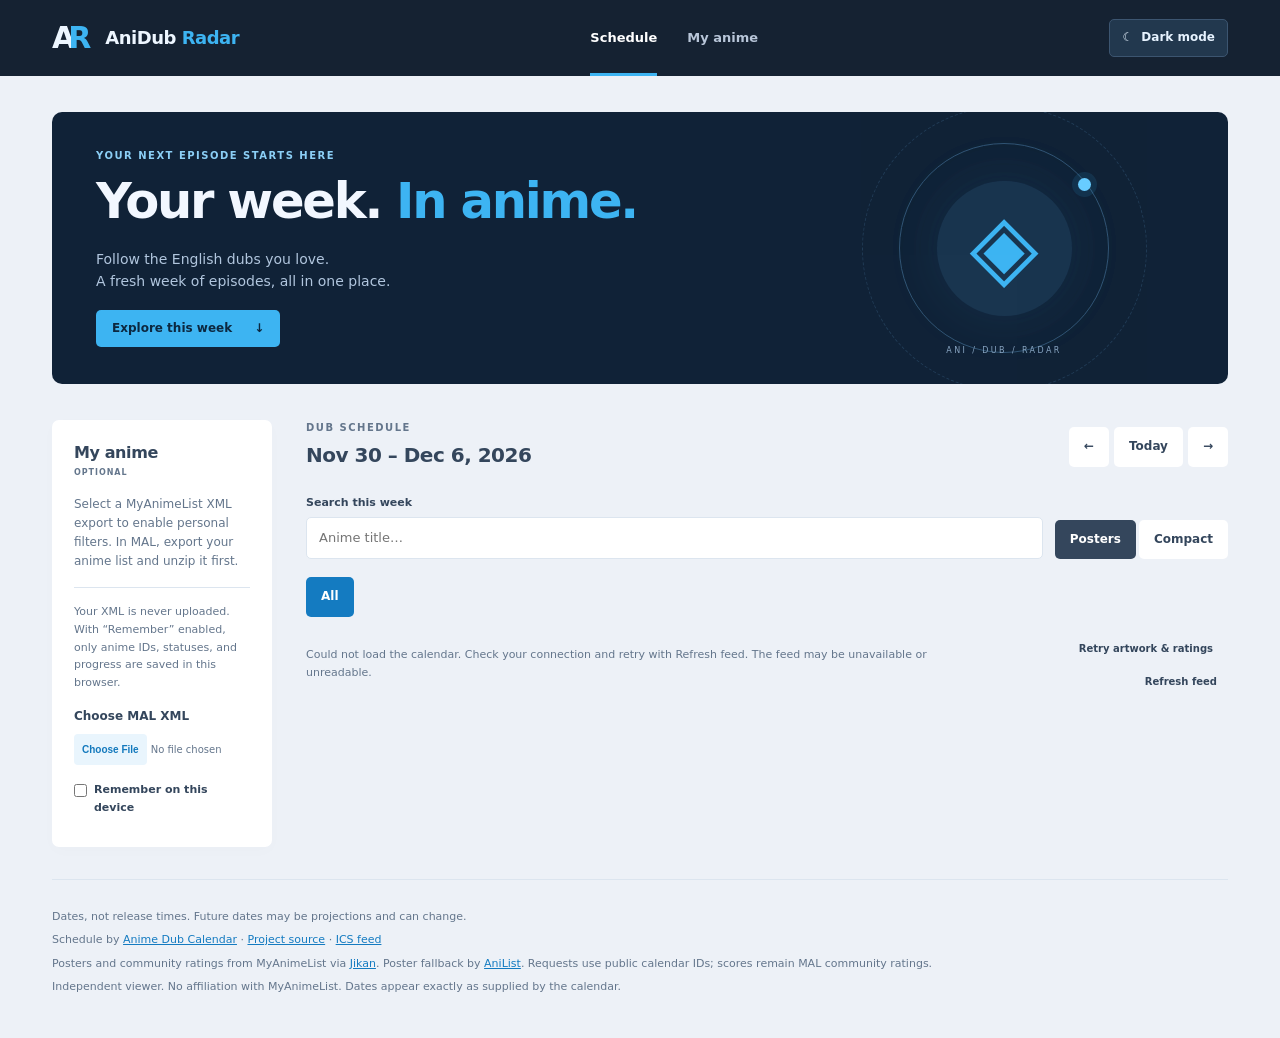
<file: index.html>
<!doctype html>
<html lang="en">
<head><meta charset="utf-8"><meta name="viewport" content="width=device-width, initial-scale=1"><meta name="theme-color" content="#152232"><title>AniDub Radar — English dub calendar</title><script src="theme.js?v=c2c0260b516e"></script><link rel="stylesheet" href="styles.css?v=c2c0260b516e"></head>
<body>
<a class="skip-link" href="#schedule">Skip to schedule</a>
<div class="topbar"><div class="topbar-inner"><a class="brand" href="./" aria-label="AniDub Radar home"><span class="brand-mark" aria-hidden="true">A<span>R</span></span><span>AniDub <strong>Radar</strong></span></a><nav aria-label="Main navigation"><a class="active" href="#schedule">Schedule</a><a href="#my-anime">My anime</a></nav><button id="theme-toggle" type="button" aria-pressed="false" hidden><span aria-hidden="true">☾</span> Dark mode</button></div></div>
<main>
<header class="hero"><div><p class="eyebrow">YOUR NEXT EPISODE STARTS HERE</p><h1>Your week. <span>In anime.</span></h1><p class="intro">Follow the English dubs you love.<br>A fresh week of episodes, all in one place.</p><a class="hero-link" href="#schedule">Explore this week <span aria-hidden="true">↓</span></a></div><div class="hero-art" aria-hidden="true"><div class="orbit orbit-one"></div><div class="orbit orbit-two"></div><div class="radar-core">◈</div><span class="orbit-dot"></span><span class="art-caption">ANI / DUB / RADAR</span></div></header>
<div class="workspace">
<section id="my-anime" class="personal" aria-labelledby="my-title"><div><h2 id="my-title">My anime <span class="tag">OPTIONAL</span></h2><p id="list-help">Select a MyAnimeList XML export to enable personal filters. In MAL, export your anime list and unzip it first.</p><p class="privacy">Your XML is never uploaded. With “Remember” enabled, only anime IDs, statuses, and progress are saved in this browser.</p></div><div class="import"><label for="mal-file">Choose MAL XML</label><input id="mal-file" type="file" accept=".xml,application/xml,text/xml" aria-describedby="list-help list-status"><label class="remember"><input id="remember" type="checkbox"> Remember on this device</label><button id="clear" hidden>Clear list &amp; delete saved data</button></div><p id="list-status" role="status"></p><p id="match-status" role="status"></p></section>
<section id="schedule" class="schedule" aria-label="Weekly calendar"><div class="week-toolbar"><div><p class="eyebrow">DUB SCHEDULE</p><h2 id="week-title"></h2><p id="week-count" class="week-count"></p></div><nav aria-label="Week navigation"><button id="previous" aria-label="Previous week">←</button><button id="today">Today</button><button id="next" aria-label="Next week">→</button></nav></div>
<div class="schedule-tools"><div class="search-field"><label for="search">Search this week</label><input id="search" type="search" placeholder="Anime title…" autocomplete="off"></div><div class="view-switch" role="group" aria-label="Calendar layout"><button data-view="cards" aria-pressed="true">Posters</button><button data-view="compact" aria-pressed="false">Compact</button></div><button id="next-for-me" hidden>Next for me →</button></div><p id="next-status" role="status"></p>
<div class="filters" role="group" aria-label="Filter by list status"><button data-filter="all" aria-pressed="true">All</button><button data-filter="watching" hidden aria-pressed="false">Watching</button><button data-filter="plan to watch" hidden aria-pressed="false">Plan to Watch</button><button data-filter="missing" hidden aria-pressed="false">Not in my list</button></div>
<div class="feed-line"><p id="feed-status" role="status">Loading the dub calendar…</p><div class="feed-actions"><button id="retry-posters">Retry artwork &amp; ratings</button><button id="refresh">Refresh feed</button></div></div><p id="warning" class="notice" hidden></p><p id="empty" role="status" hidden></p><div id="calendar" aria-busy="true"></div></section>
</div><footer><p>Dates, not release times. Future dates may be projections and can change.</p><p>Schedule by <a href="https://fizzyfrys.github.io/anime-dub-calendar/">Anime Dub Calendar</a> · <a href="https://github.com/fizzyfrys/anime-dub-calendar">Project source</a> · <a href="https://fizzyfrys.github.io/anime-dub-calendar/anime-dubs.ics">ICS feed</a></p><p>Posters and community ratings from MyAnimeList via <a href="https://jikan.moe/">Jikan</a>. Poster fallback by <a href="https://anilist.co/">AniList</a>. Requests use public calendar IDs; scores remain MAL community ratings.</p><p>Independent viewer. No affiliation with MyAnimeList. Dates appear exactly as supplied by the calendar.</p></footer>
</main><script type="module" src="app.js?v=c2c0260b516e"></script></body></html>
</file>
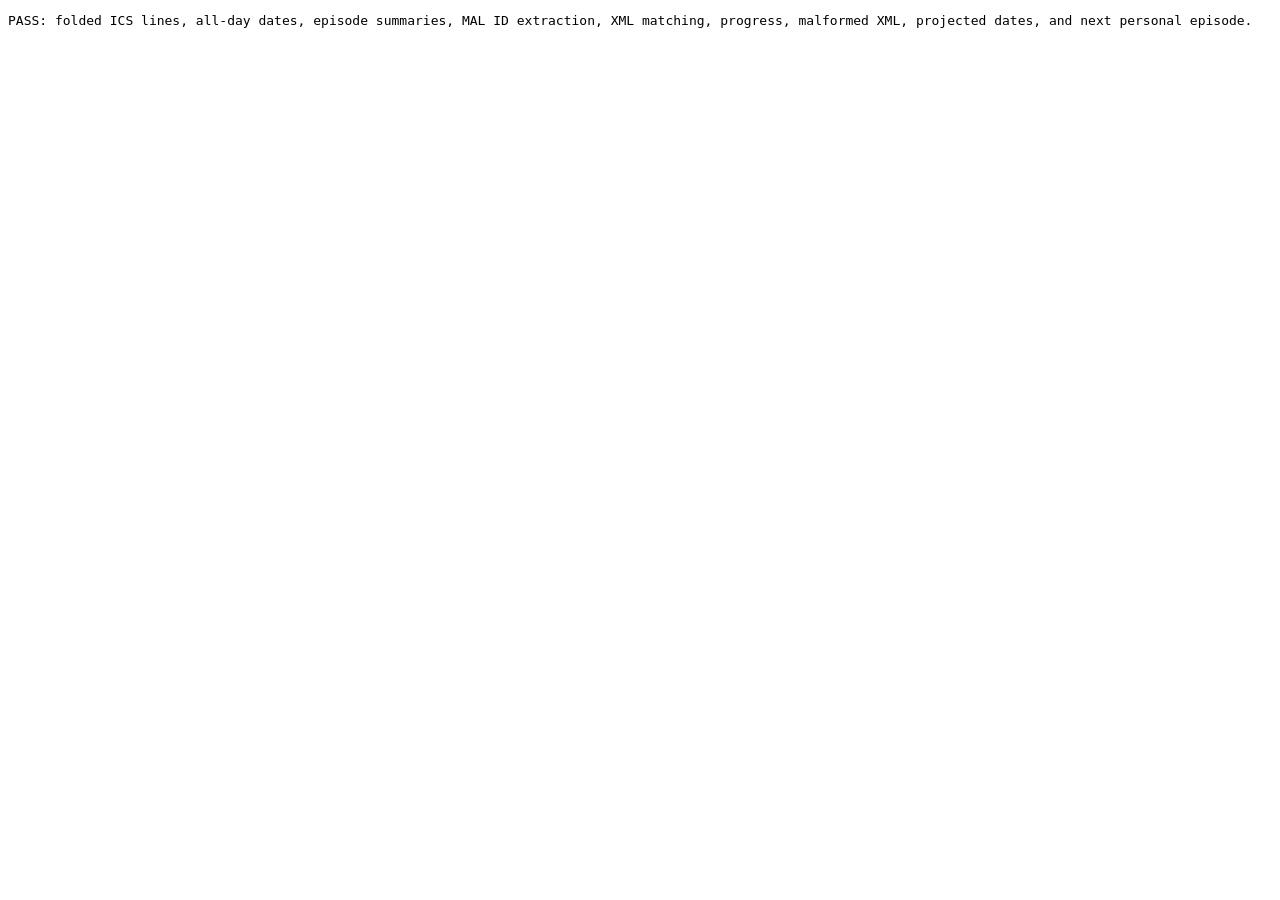
<file: tests/index.html>
<!doctype html><html lang="en"><meta charset="utf-8"><title>AniDub Radar tests</title><body><pre id="result">Running…</pre><script type="module">
import {parseICS, parseMAL, matchesFilter} from '../parser.js?v=c2c0260b516e';
import {nextForList} from '../personal.js?v=c2c0260b516e';
try {
 const assert = (condition,message) => { if(!condition) throw new Error(message); };
 const feed = parseICS('BEGIN:VCALENDAR\r\nBEGIN:VEVENT\r\nDTSTART;VALUE=DATE:20260929\r\nSUMMARY:Fictional Star\\, The\r\n Voyage - Ep 3\r\nURL:https://myanimelist.net/ani\r\n\tme/999001/Fictional\r\nEND:VEVENT\r\nEND:VCALENDAR');
 const event = feed.events[0];
 assert(event.title === 'Fictional Star, TheVoyage', 'Unfold summary and decode ICS escapes');
 assert(event.date === '2026-09-29', 'Preserve all-day date');
 assert(event.episode === '3', 'Extract episode');
 assert(event.malId === 999001, 'Extract numeric ID from folded MAL URL');
 const projected = parseICS('BEGIN:VCALENDAR\nBEGIN:VEVENT\nDTSTART;VALUE=DATE:20260929\nSUMMARY:Fiction - Ep 4 (Projected)\nEND:VEVENT\nEND:VCALENDAR').events[0];
 assert(projected.projected && projected.episode === '4', 'Separate projected marker from episode');
 assert(!event.projected, 'Do not assume unmarked dates are projected');
 const list = parseMAL('<myanimelist><anime><series_animedb_id>999001</series_animedb_id><series_title>Different fictional title</series_title><series_episodes>12</series_episodes><my_watched_episodes>2</my_watched_episodes><my_status>Watching</my_status></anime></myanimelist>');
 assert(nextForList([{...event,date:'2026-09-28'}, {...event,date:'2026-10-12'}],list,'2026-09-29').date === '2026-10-12', 'Find upcoming personal event beyond this week');
 assert(nextForList([event],list,'2026-10-01') === null, 'No upcoming match');
 assert(matchesFilter(event,list,'watching'), 'Match by numeric ID despite different title');
 assert(!matchesFilter(event,list,'missing'), 'Matched entry is not missing');
 assert(list.get(999001).watched === 2 && list.get(999001).total === 12,'Episode progress');
 assert(matchesFilter({...event,malId:999002},list,'missing'),'Unlisted ID');
 let rejected = false; try {parseMAL('<myanimelist><anime></myanimelist>');} catch {rejected = true;}
 assert(rejected,'Reject malformed XML');
 document.getElementById('result').textContent = 'PASS: folded ICS lines, all-day dates, episode summaries, MAL ID extraction, XML matching, progress, malformed XML, projected dates, and next personal episode.';
 document.body.dataset.result = 'pass';
} catch(error) { document.getElementById('result').textContent = 'FAIL: '+error.message; document.body.dataset.result = 'fail'; }
</script></body></html>
</file>
<file: styles.css>
:root {
  color-scheme: light;
  --ink: #34465c;
  --muted: #64768c;
  --line: #dce5ef;
  --accent: #147bc1;
  --blue: #3db4f2;
  --paper: #edf1f7;
  --nav: #152232;
  --surface: #fff;
  --hover: #e0effb;
  --selected: #34465c;
  --selected-text: #fff;
}
* { box-sizing: border-box; }
html { scroll-behavior: smooth; scroll-padding-top: 24px; }
body { margin: 0; background: var(--paper); color: var(--ink); font: 15px/1.6 ui-sans-serif, system-ui, -apple-system, BlinkMacSystemFont, "Segoe UI", sans-serif; }
a { color: var(--accent); }
button, input { font: inherit; }
button, a, input { -webkit-tap-highlight-color: transparent; }
button:focus-visible, a:focus-visible, input:focus-visible { outline: 3px solid #147bc1; outline-offset: 4px; }
[hidden] { display: none !important; }
.skip-link { position: absolute; left: 12px; top: -80px; background: var(--surface); padding: 12px; z-index: 5; }
.skip-link:focus { top: 12px; }
.topbar { background: var(--nav); color: #b8c6d9; }
.topbar-inner { max-width: 1240px; height: 76px; padding: 0 32px; margin: auto; display: flex; align-items: center; justify-content: space-between; gap: 32px; }
.brand { display: flex; align-items: center; gap: 14px; color: #edf6ff; text-decoration: none; font-size: 18px; font-weight: 650; letter-spacing: -.5px; }
.brand strong { color: var(--blue); }
.brand-mark { font-size: 30px; letter-spacing: -7px; margin-right: 7px; font-weight: 900; }
.brand-mark span { color: var(--blue); }
.topbar nav { display: flex; gap: 30px; align-self: stretch; }
.topbar nav a { display: flex; align-items: center; color: #b8c6d9; text-decoration: none; font-size: 13px; font-weight: 650; border-bottom: 3px solid transparent; padding-top: 3px; }
.topbar nav a:hover, .topbar nav .active { color: white; border-color: var(--blue); }
.nav-note { font-size: 10px; letter-spacing: .13em; color: #9aafc8; }
main { max-width: 1240px; margin: auto; padding: 36px 32px; }
.hero { background: #102237; color: #f2f7ff; border-radius: 10px; padding: 36px 44px; margin-bottom: 36px; display: flex; justify-content: space-between; overflow: hidden; position: relative; }
.eyebrow { font-size: 10px; font-weight: 750; letter-spacing: .15em; margin: 0 0 8px; color: var(--muted); }
.hero .eyebrow { color: #8bcff6; }
h1 { font-size: clamp(2rem, 4.5vw, 3.1rem); letter-spacing: -.045em; line-height: 1.2; margin: 0; }
h1 span { color: var(--blue); }
.intro { color: #b1c6de; font-size: 14px; margin: 16px 0 18px; }
.hero-link { display: inline-flex; align-items: center; gap: 22px; text-decoration: none; background: #3db4f2; color: #0c2840; border-radius: 5px; padding: 9px 16px; font-size: 12px; font-weight: 750; }
.hero-link:hover { background: #86d6ff; }
.hero-art { position: relative; width: 300px; min-height: 200px; display: grid; place-items: center; margin-right: 30px; }
.orbit { position: absolute; width: 210px; height: 210px; border: 1px solid #305474; border-radius: 50%; }
.orbit-two { width: 285px; height: 285px; border-style: dashed; opacity: .5; }
.radar-core { font-size: 90px; color: var(--blue); width: 135px; height: 135px; border-radius: 50%; background: #19354f; text-align: center; line-height: 130px; box-shadow: 0 0 60px #3db4f217; }
.orbit-dot { position: absolute; width: 13px; height: 13px; background: #68ccff; border-radius: 50%; right: 63px; top: 30px; box-shadow: 0 0 0 6px #3db4f21c; }
.art-caption { position: absolute; bottom: -10px; font-size: 8px; letter-spacing: .3em; color: #88a5c2; }
.workspace { display: grid; grid-template-columns: 220px minmax(0,1fr); gap: 34px; align-items: start; }
h2 { font-size: 20px; line-height: 1.4; margin: 0; letter-spacing: -.025em; }
.personal { background: var(--surface); border-radius: 7px; padding: 22px; box-shadow: 0 4px 15px #182f4d04; }
.personal h2 { font-size: 16px; }
.tag { display: block; font-size: 8px; letter-spacing: .12em; color: var(--muted); margin-top: 3px; }
.personal p { font-size: 12px; margin: 16px 0; color: var(--muted); }
.personal .privacy { font-size: 11px; padding-top: 15px; border-top: 1px solid var(--line); }
.import label { display: block; font-weight: 650; font-size: 12px; margin-bottom: 8px; }
input { width: 100%; font-size: 10px; color: var(--muted); }
input::file-selector-button { border: 0; background: #e9f5fd; color: #1379bd; font-weight: 650; padding: 10px 8px; border-radius: 4px; cursor: pointer; }
#clear { margin-top: 12px; }
#list-status { font-size: 11px; margin-bottom: 0; }
#list-status:empty { display: none; }
button { border: 1px solid transparent; background: var(--surface); border-radius: 5px; padding: 9px 14px; color: var(--ink); cursor: pointer; font-size: 12px; font-weight: 650; transition: background .15s; }
button:hover { color: var(--accent); background: var(--hover); }
button:disabled { opacity: .6; cursor: wait; }
.week-toolbar { display: flex; align-items: center; justify-content: space-between; gap: 16px; margin: 0 0 20px; }
.week-toolbar .eyebrow { margin-bottom: 5px; }
.week-count { font-size: 11px; color: var(--muted); margin: 5px 0 0; }
.week-toolbar nav { display: flex; gap: 5px; }
.filters { display: flex; gap: 8px; flex-wrap: wrap; }
.filters button { color: var(--muted); }
.filters button[aria-pressed=true] { background: #147bc1; color: white; }
.feed-line { display: flex; align-items: center; justify-content: space-between; gap: 12px; margin: 14px 0 6px; }
.feed-line p { font-size: 11px; color: var(--muted); }
#refresh { font-size: 10px; padding: 6px 10px; white-space: nowrap; background: transparent; }
.notice, #empty { background: #fff3d8; border-radius: 5px; padding: 14px; font-size: 12px; }
.day { padding: 20px 0 24px; border-top: 1px solid var(--line); }
.day h3 { display: flex; align-items: baseline; gap: 12px; font-size: 14px; margin: 0 0 15px; letter-spacing: .02em; }
.day time { color: var(--muted); font-size: 11px; font-weight: 500; letter-spacing: 0; }
.day.is-today h3 { color: var(--accent); }
.events { display: grid; grid-template-columns: repeat(auto-fill,minmax(145px,1fr)); gap: 24px 18px; }
.event { min-width: 0; }
.poster { position: relative; display: flex; flex-direction: column; justify-content: center; align-items: center; width: 100%; aspect-ratio: 2 / 3; overflow: hidden; background: linear-gradient(135deg,#d9e3ef,#c6d5e6); border-radius: 5px; box-shadow: 0 5px 12px #1a334f0c; text-decoration: none; }
.poster-mark { font-size: 46px; color: #8ba4bf; }
.poster-label { font-size: 10px; color: #526b85; }
.poster img { position: absolute; inset: 0; width: 100%; height: 100%; object-fit: cover; opacity: 0; transition: opacity .2s; }
.poster.has-poster img { opacity: 1; }
.poster.has-poster .poster-label, .poster.has-poster .poster-mark { visibility: hidden; }
.episode { position: absolute; z-index: 1; bottom: 0; left: 0; right: 0; background: #102237eb; color: #fff; font-size: 11px; font-weight: 650; padding: 9px 10px; letter-spacing: .02em; }
.event-details { padding: 10px 1px 0; }
.event h4 { font-size: 12px; line-height: 1.5; margin: 0; font-weight: 650; }
.event h4 a { color: var(--ink); text-decoration: none; }
.event h4 a:hover { color: var(--accent); }
.progress { color: var(--accent); font-size: 10px; margin: 7px 0 0; }
.dub-label { color: var(--muted); font-size: 8px; letter-spacing: .09em; margin: 7px 0 0; font-weight: 650; }
.no-events { color: var(--muted); font-size: 12px; margin: 0; grid-column: 1/-1; }
.event small { font-size: 10px; color: var(--muted); }
footer { border-top: 1px solid var(--line); margin-top: 32px; padding-top: 22px; color: var(--muted); font-size: 11px; }
footer p { margin: 6px 0; }
@media(min-width:1100px) { .personal { position: sticky; top: 24px; } }
@media(max-width:900px) {
  .workspace { grid-template-columns: 180px minmax(0,1fr); gap: 24px; }
  .personal { padding: 16px; }
  .hero-art { margin-right: 0; width: 200px; }
  .nav-note { display: none; }
  .events { grid-template-columns: repeat(auto-fill,minmax(130px,1fr)); gap: 20px 14px; }
}
@media(max-width:650px) {
  .topbar-inner { height: 64px; padding: 0 18px; gap: 16px; }
  .brand { font-size: 15px; gap: 10px; }
  .brand-mark { font-size: 26px; }
  .topbar nav { gap: 16px; }
  .topbar nav a { font-size: 11px; }
  main { padding: 20px 18px; }
  .hero { padding: 26px 24px; margin-bottom: 24px; }
  .hero-art { display: none; }
  .intro { font-size: 13px; }
  .workspace { grid-template-columns: 1fr; gap: 26px; }
  .personal { display: grid; grid-template-columns: minmax(0,1fr) 130px; gap: 12px; padding: 18px; }
  .personal h2 { font-size: 14px; }
  .tag { display: inline; margin-left: 6px; }
  .personal p { font-size: 11px; margin: 10px 0 0; }
  .personal .privacy { font-size: 10px; padding-top: 10px; }
  .import { align-self: center; }
  #list-status { grid-column: 1/-1; }
  .week-toolbar { gap: 10px; }
  .week-toolbar h2 { font-size: 18px; }
  .week-toolbar nav { gap: 4px; }
  .week-toolbar nav button { padding: 8px 10px; }
  .events { grid-template-columns: repeat(2,minmax(0,1fr)); gap: 22px 16px; }
  .feed-line { align-items: baseline; }
}
@media(max-width:360px) {
  .brand>span:last-child { display: none; }
  .personal { grid-template-columns: 1fr; }
  .week-toolbar { align-items: flex-start; flex-direction: column; }
}
@media(prefers-reduced-motion:reduce) { html { scroll-behavior: auto; } * { transition: none !important; } }
/* Personal list controls and calendar tools */
.remember { display:flex !important; align-items:flex-start; gap:7px; margin-top:16px; font-size:11px !important; }
.remember input { width:auto; margin:3px 0 0; accent-color:var(--accent); }
#clear { text-align:left; font-size:10px; background:#edf1f7; }
#match-status { grid-column:1/-1; color:var(--accent); font-size:11px; }
#match-status:empty, #next-status:empty { display:none; }
.schedule-tools { display:flex; align-items:flex-end; flex-wrap:wrap; gap:12px; margin:0 0 18px; }
.search-field { flex:1; min-width:160px; }
.search-field label { display:block; font-size:11px; font-weight:650; margin-bottom:5px; }
.search-field input { background:var(--surface); border:1px solid var(--line); border-radius:5px; padding:10px 12px; color:var(--ink); font-size:13px; }
.view-switch { display:flex; gap:3px; }
.view-switch button[aria-pressed=true] { background:var(--selected); color:var(--selected-text); }
#next-for-me { color:var(--accent); }
#next-status { font-size:12px; background:#dceefd; padding:12px; border-radius:5px; }
.feed-actions { display:flex; flex-wrap:wrap; justify-content:flex-end; }
#retry-posters { background:transparent; font-size:10px; }
.event-details .episode { position:static; display:inline-block; background:#dce9f5; color:#234d72; padding:3px 7px; border-radius:4px; font-size:10px; margin:0 5px 7px 0; }
.projected { display:inline-block; color:#73501b; background:#ffedc9; border-radius:4px; padding:3px 7px; margin-bottom:7px; font-size:10px; font-weight:650; }
.next-match { outline:3px solid var(--accent); outline-offset:5px; border-radius:5px; }
.compact .events { display:grid; grid-template-columns:1fr; gap:8px; }
.compact .poster { display:none; }
.compact .event { background:var(--surface); padding:12px 15px; border-radius:5px; }
.compact .event-details { padding:0; }
.compact .event h4 { font-size:14px; }
.compact .dub-label { display:none; }
.compact .day { padding:14px 0; }
@media(max-width:650px) {
  .personal { grid-template-columns:1fr; }
  .import { max-width:100%; }
  .feed-line { align-items:flex-start; }
  .feed-actions { flex-shrink:0; flex-direction:column; align-items:flex-end; }
  .search-field { flex-basis:100%; }
}
.rating { color:#426482; font-size:11px; font-weight:650; margin:7px 0 0; }
.compact .rating { display:inline-block; margin-right:12px; }

/* Theme controls and dark palette */
#theme-toggle { flex-shrink:0; background:#22384e; border-color:#3c5570; color:#e7f3ff; padding:8px 12px; }
#theme-toggle:hover { background:#304b65; }
#theme-toggle[aria-pressed=true] { border-color:#68ccff; }
#theme-toggle span { margin-right:4px; }
:root[data-theme="dark"] {
  color-scheme:dark;
  --ink:#dce7f4;
  --muted:#a2b3c8;
  --line:#304257;
  --accent:#6bc6ff;
  --paper:#0c1624;
  --nav:#0a1320;
  --surface:#172638;
  --hover:#263e56;
  --selected:#85cfff;
  --selected-text:#102337;
}
[data-theme="dark"] .hero { background:#12263d; }
[data-theme="dark"] input::file-selector-button { background:#263e56; color:#b4ddff; }
[data-theme="dark"] input::placeholder { color:#a2b3c8; }
[data-theme="dark"] .notice, [data-theme="dark"] #empty { background:#382e20; color:#f1d7a3; }
[data-theme="dark"] #clear { background:#263e56; }
[data-theme="dark"] #next-status { background:#203b53; color:#d7edff; }
[data-theme="dark"] .event-details .episode { background:#243e58; color:#bee2ff; }
[data-theme="dark"] .projected { background:#49391f; color:#ffdf99; }
[data-theme="dark"] .poster { background:linear-gradient(135deg,#21364d,#172638); }
[data-theme="dark"] .poster-mark { color:#7894b2; }
[data-theme="dark"] .poster-label { color:#b3c7df; }
[data-theme="dark"] .rating { color:#a7d5f6; }
[data-theme="dark"] :is(button,a,input):focus-visible { outline-color:#8bd3ff; }
@media(max-width:650px) { .topbar-inner { gap:12px; } .topbar nav { gap:12px; } #theme-toggle { font-size:11px; padding:8px; } }
@media(max-width:480px) { .brand>span:last-child { display:none; } }
</file>
